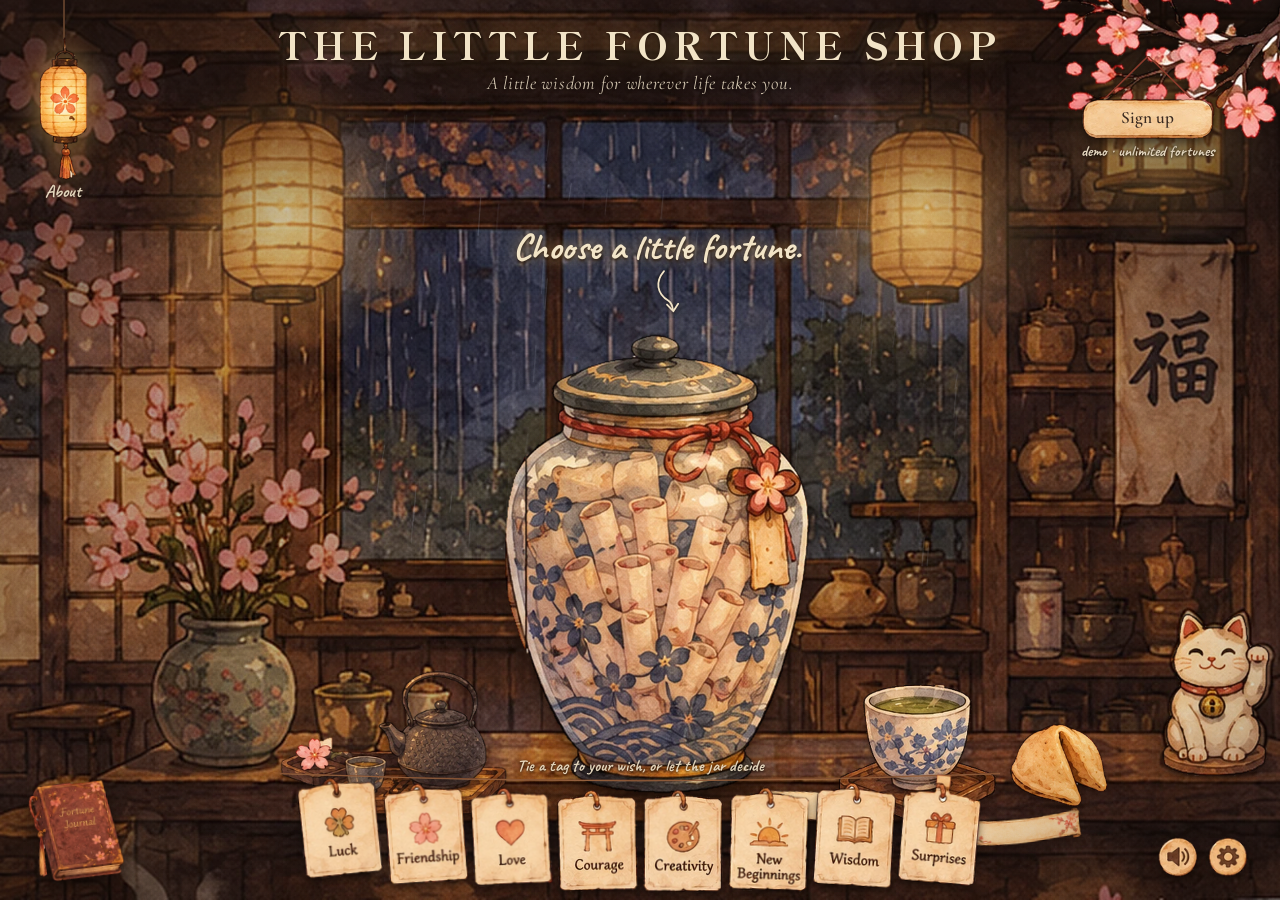
<file: shop/index.html>
<!doctype html>
<html lang="en">
  <head>
    <meta charset="UTF-8" />
    <link rel="icon" type="image/png" href="./favicon.png" />
    <meta name="viewport" content="width=device-width, initial-scale=1.0" />
    <meta name="theme-color" content="#30251f" />
    <meta name="description" content="A tiny watercolor tea shop on a rainy evening. Pick a fortune from the jar, crack open the cookie, and keep the little message meant for you." />
    <title>The Little Fortune Shop</title>
    <link rel="preload" as="image" href="./assets/scene/shop-interior.webp" />
    <script type="module" crossorigin src="./assets/index-57ea5TcH.js"></script>
    <link rel="stylesheet" crossorigin href="./assets/index-DzSizXZB.css">
  </head>
  <body>
    <div id="root"></div>
  </body>
</html>
</file>
<file: shop/assets/index-DzSizXZB.css>
@font-face{font-family:Shippori Mincho;font-style:normal;font-display:swap;font-weight:800;src:url(./shippori-mincho-103-800-normal-PFh78JDZ.woff2)format("woff2");unicode-range:U+500D,U+5074,U+50CD,U+5175,U+52E2,U+5352,U+5354,U+53F2,U+5409,U+56FA,U+5A18,U+5B88,U+5BDD,U+5CA9,U+5F92,U+5FA9,U+60A9,U+623F,U+6483,U+653F,U+666F,U+66AE,U+66F2,U+6A21,U+6B66,U+6BCD,U+6D5C,U+796D,U+7A4D,U+7AEF,U+7B56,U+7B97,U+7C4D,U+7E04,U+7FA9,U+8377,U+83DC,U+83EF,U+8535,U+8863,U+88CF,U+88DC,U+8907,U+8ACB,U+90CE,U+91DD,U+FF0B,U+FF0D,U+FF19,U+FF65}@font-face{font-family:Shippori Mincho;font-style:normal;font-display:swap;font-weight:800;src:url(./shippori-mincho-110-800-normal-CKdm25rH.woff2)format("woff2");unicode-range:U+40,U+4E86,U+4E95,U+4F01,U+4F1D,U+4FBF,U+5099,U+5171,U+5177,U+53CB,U+53CE,U+53F0,U+5668,U+5712,U+5BA4,U+5CA1,U+5F85,U+60F3,U+653E,U+65AD,U+65E9,U+6620,U+6750,U+6761,U+6B62,U+6B74,U+6E08,U+6E80,U+7248,U+7531,U+7533,U+753A,U+77F3,U+798F,U+7F6E,U+8449,U+88FD,U+89B3,U+8A55,U+8AC7,U+8B77,U+8DB3,U+8EFD,U+8FD4,U+9031-9032,U+9580,U+9589,U+96D1,U+985E}@font-face{font-family:Shippori Mincho;font-style:normal;font-display:swap;font-weight:800;src:url(./shippori-mincho-117-800-normal-BbTtu9dj.woff2)format("woff2");unicode-range:U+4E,U+A0,U+3000,U+300C-300D,U+4E00,U+4E0A,U+4E2D,U+4E8B,U+4EBA,U+4F1A,U+5165,U+5168,U+5185,U+51FA,U+5206,U+5229,U+524D,U+52D5,U+5408,U+554F,U+5831,U+5834,U+5927,U+5B9A,U+5E74,U+5F0F,U+60C5,U+65B0,U+65B9,U+6642,U+6700,U+672C,U+682A,U+6B63,U+6C17,U+7121,U+751F,U+7528,U+753B,U+76EE,U+793E,U+884C,U+898B,U+8A18,U+9593,U+95A2,U+FF01,U+FF08-FF09}@font-face{font-family:Shippori Mincho;font-style:normal;font-display:swap;font-weight:800;src:url(./shippori-mincho-latin-800-normal-DrzYBqYW.woff2)format("woff2");unicode-range:U+??,U+131,U+152-153,U+2BB-2BC,U+2C6,U+2DA,U+2DC,U+304,U+308,U+329,U+2000-206F,U+20AC,U+2122,U+2191,U+2193,U+2212,U+2215,U+FEFF,U+FFFD}@font-face{font-family:Shippori Mincho;font-style:normal;font-display:swap;font-weight:500;src:url(./shippori-mincho-latin-500-normal-XI1O8euf.woff2)format("woff2");unicode-range:U+??,U+131,U+152-153,U+2BB-2BC,U+2C6,U+2DA,U+2DC,U+304,U+308,U+329,U+2000-206F,U+20AC,U+2122,U+2191,U+2193,U+2212,U+2215,U+FEFF,U+FFFD}@font-face{font-family:Cormorant Garamond;font-style:normal;font-display:swap;font-weight:400;src:url(./cormorant-garamond-latin-400-normal-B-1hWBU7.woff2)format("woff2");unicode-range:U+??,U+131,U+152-153,U+2BB-2BC,U+2C6,U+2DA,U+2DC,U+304,U+308,U+329,U+2000-206F,U+20AC,U+2122,U+2191,U+2193,U+2212,U+2215,U+FEFF,U+FFFD}@font-face{font-family:Cormorant Garamond;font-style:normal;font-display:swap;font-weight:500;src:url(./cormorant-garamond-latin-500-normal-BsRWmXhO.woff2)format("woff2");unicode-range:U+??,U+131,U+152-153,U+2BB-2BC,U+2C6,U+2DA,U+2DC,U+304,U+308,U+329,U+2000-206F,U+20AC,U+2122,U+2191,U+2193,U+2212,U+2215,U+FEFF,U+FFFD}@font-face{font-family:Cormorant Garamond;font-style:normal;font-display:swap;font-weight:600;src:url(./cormorant-garamond-latin-600-normal-Co1r35X9.woff2)format("woff2");unicode-range:U+??,U+131,U+152-153,U+2BB-2BC,U+2C6,U+2DA,U+2DC,U+304,U+308,U+329,U+2000-206F,U+20AC,U+2122,U+2191,U+2193,U+2212,U+2215,U+FEFF,U+FFFD}@font-face{font-family:Cormorant Garamond;font-style:italic;font-display:swap;font-weight:400;src:url(./cormorant-garamond-latin-400-italic-Dc_OZ8oc.woff2)format("woff2");unicode-range:U+??,U+131,U+152-153,U+2BB-2BC,U+2C6,U+2DA,U+2DC,U+304,U+308,U+329,U+2000-206F,U+20AC,U+2122,U+2191,U+2193,U+2212,U+2215,U+FEFF,U+FFFD}@font-face{font-family:Caveat;font-style:normal;font-display:swap;font-weight:500;src:url(./caveat-latin-500-normal-B9SDL8cy.woff2)format("woff2");unicode-range:U+??,U+131,U+152-153,U+2BB-2BC,U+2C6,U+2DA,U+2DC,U+304,U+308,U+329,U+2000-206F,U+20AC,U+2122,U+2191,U+2193,U+2212,U+2215,U+FEFF,U+FFFD}@font-face{font-family:Caveat;font-style:normal;font-display:swap;font-weight:700;src:url(./caveat-latin-700-normal-D8_1Nw6V.woff2)format("woff2");unicode-range:U+??,U+131,U+152-153,U+2BB-2BC,U+2C6,U+2DA,U+2DC,U+304,U+308,U+329,U+2000-206F,U+20AC,U+2122,U+2191,U+2193,U+2212,U+2215,U+FEFF,U+FFFD}.shop{background:var(--espresso);position:absolute;inset:0}.shop-backdrop{filter:blur(26px)brightness(.62)saturate();background-position:50% 0;background-size:cover;position:absolute;inset:-40px}.shop.is-portrait:before{content:"";height:calc(var(--seam) + 2px);z-index:1;background:linear-gradient(#20171226,#201712f7);position:absolute;inset:0 0 auto}.stage{transform-origin:0 0;transition:filter 1.4s;position:absolute;top:0;left:0}.has-ritual .stage{filter:blur(2.5px)brightness(.82)}.shop.is-portrait .stage:before{content:"";z-index:2;pointer-events:none;background:linear-gradient(#201712f7,#20171299 35%,#20171200);height:170px;position:absolute;top:-2px;left:0;right:0}.scene-art{width:100%;height:100%;transition:filter 2s;display:block;position:absolute;inset:0}.mood-day .scene-art{filter:brightness(1.07)saturate(1.04)}.mood-night .scene-art{filter:brightness(.9)saturate(.95)}.rain-window{pointer-events:none;mix-blend-mode:screen;opacity:.85;position:absolute}.mood-tint{pointer-events:none;mix-blend-mode:multiply;transition:background 2s;position:absolute;inset:0}.mood-day .mood-tint{background:linear-gradient(#fff0d70a,#ffdcb405)}.mood-dusk .mood-tint{background:linear-gradient(#965a461f,#5a32281a)}.mood-night .mood-tint{background:linear-gradient(#2d325547,#281c1e33)}.lantern-glow{pointer-events:none;mix-blend-mode:screen;--base:.75;background:radial-gradient(circle,#ffcd8280 0%,#d6a75e33 38%,#d6a75e00 70%);border-radius:50%;transition:transform .6s;animation:6.5s ease-in-out infinite flicker;position:absolute}.mood-day .lantern-glow{--base:.45}.mood-night .lantern-glow{--base:1}@keyframes flicker{0%,to{opacity:calc(var(--base) * var(--strength) * .85);transform:scale(1)}9%{opacity:calc(var(--base) * var(--strength) * .97)}14%{opacity:calc(var(--base) * var(--strength) * .78);transform:scale(.98)}33%{opacity:calc(var(--base) * var(--strength) * 1);transform:scale(1.02)}52%{opacity:calc(var(--base) * var(--strength) * .86)}57%{opacity:calc(var(--base) * var(--strength) * .95)}76%{opacity:calc(var(--base) * var(--strength) * .82);transform:scale(.99)}}.petal{pointer-events:none;opacity:0;filter:drop-shadow(0 1px 1px #280a0a4d);animation-name:petal-fall;animation-timing-function:linear;animation-iteration-count:infinite;position:absolute}@keyframes petal-fall{0%{opacity:0;transform:translate(0)rotate(0)}8%{opacity:.95}35%{transform:translate(calc(var(--drift) * .25), calc(var(--fall) * .33)) rotate(calc(var(--spin) * 140deg))}65%{transform:translate(calc(var(--drift) * .75), calc(var(--fall) * .66)) rotate(calc(var(--spin) * 260deg))}88%{opacity:.85}to{opacity:0;transform:translate(var(--drift), var(--fall)) rotate(calc(var(--spin) * 400deg))}}.hotspot{cursor:pointer;background:0 0;border:0;border-radius:45%;padding:0;transition:background .4s,box-shadow .4s;position:absolute}.hotspot:hover{background:radial-gradient(#ffdca01a,#ffdca000 70%)}.prop{cursor:pointer;isolation:isolate;transform:rotate(var(--rot,0deg));transform-origin:50% 100%;background:0 0;border:0;margin:0;padding:0;transition:transform .35s cubic-bezier(.3,.7,.3,1),filter .35s;position:absolute}.prop img{filter:drop-shadow(0 5px 4px #190c0673);width:100%;height:auto;display:block}.prop:after{content:"";z-index:-1;background:radial-gradient(#1409048c,#14090400 70%);border-radius:50%;height:9%;position:absolute;bottom:-3%;left:6%;right:6%}.prop:hover{transform:translateY(-3px) rotate(var(--rot,0deg));filter:brightness(1.05)}.prop.slip:after{display:none}.jar{z-index:3}.jar img{filter:drop-shadow(0 10px 10px #140a048c)}.jar-glow{z-index:-1;opacity:.35;background:radial-gradient(at 50% 55%,#ffd28c73,#d6a75e1f 45%,#d6a75e00 70%);border-radius:50%;transition:opacity .6s;animation:5s ease-in-out infinite jar-breathe;position:absolute;inset:-12% -16%}.jar:hover .jar-glow{opacity:.85}.jar.is-drawn .jar-glow{opacity:.18;animation:none}.jar:hover{transform:translateY(-4px)}@keyframes jar-breathe{50%{opacity:.6}}.jar-shaking{animation:1s cubic-bezier(.36,.07,.19,.97) jar-shake}@keyframes jar-shake{0%,to{transform:translate(0)rotate(0)}10%{transform:translate(-2px,-3px)rotate(-2.4deg)}22%{transform:translate(3px,-1px)rotate(2.2deg)}34%{transform:translate(-3px,-2px)rotate(-1.8deg)}46%{transform:translate(2px)rotate(1.4deg)}60%{transform:translate(-1px,-1px)rotate(-.8deg)}75%{transform:translate(1px)rotate(.4deg)}}.jar-nudge{animation:.6s jar-nudge}@keyframes jar-nudge{25%{transform:rotate(-1.2deg)}60%{transform:rotate(.8deg)}}.jar-beckon .jar-glow{animation:.8s ease-in-out 3 jar-beckon}@keyframes jar-beckon{50%{opacity:1;transform:scale(1.06)}}.jar-hint{z-index:4;pointer-events:none;font:600 38px/1 var(--hand);color:#f3e5c8;white-space:nowrap;text-shadow:0 0 14px #d6a75eb3,0 2px 3px #140a05e6;flex-direction:column;align-items:center;transition:opacity .6s;animation:4s ease-in-out infinite hint-bob;display:flex;position:absolute;transform:translate(-50%)}.jar-hint svg{color:#f3e5c8;filter:drop-shadow(0 1px 2px #140a05d9);width:46px;height:50px;margin-top:2px;margin-left:26px}.jar-hint.is-drawn{opacity:.8;font-size:32px}.jar-hint.is-drawn svg{visibility:hidden}@keyframes hint-bob{50%{transform:translate(-50%,-5px)}}.has-ritual .jar-hint{opacity:0}.teacup .steam{pointer-events:none;width:32%;position:absolute;bottom:68%;left:30%;overflow:visible}.steam .wisp{opacity:0;transform-box:fill-box;transform-origin:50% 100%;animation:7s ease-in-out infinite wisp}.steam .w2{animation-delay:-2.4s}.steam .w3{animation-delay:-4.6s}@keyframes wisp{0%{opacity:0;transform:translateY(14px)scaleX(.9)}30%{opacity:.55}70%{opacity:.25;transform:translateY(-14px)scaleX(1.15)skew(-6deg)}to{opacity:0;transform:translateY(-28px)scaleX(1.3)skew(6deg)}}.steam.puff .wisp{stroke-width:9px;animation-duration:3.2s}.cat{z-index:2}.cat.wave-a{animation:.9s cat-bob-a}.cat.wave-b{animation:.9s cat-bob-b}@keyframes cat-bob-a{30%{transform:translateY(-8px)rotate(-4deg)}60%{transform:translateY(0)rotate(3deg)}}@keyframes cat-bob-b{30%{transform:translateY(-8px)rotate(4deg)}60%{transform:translateY(0)rotate(-3deg)}}.paper-grain{pointer-events:none;mix-blend-mode:overlay;opacity:.32;background-size:420px;position:absolute;inset:0}.vignette{pointer-events:none;background:radial-gradient(75% 70% at 50% 58%,#140c0800 55%,#140c0899 100%);position:absolute;inset:0}.hud{z-index:10;pointer-events:none;transition:opacity .8s;position:absolute;inset:0}.hud>*{pointer-events:auto}.has-ritual .hud{opacity:0}.has-ritual .hud>*{pointer-events:none}.shop-title{text-align:center;width:max-content;max-width:calc(100vw - 230px);position:absolute;top:clamp(12px,2.6vh,30px);left:50%;transform:translate(-50%);pointer-events:none!important}.shop-title:before{content:"";z-index:-1;background:radial-gradient(#1c120c9e,#1c120c00 70%);position:absolute;inset:-30% -12%}.shop-title h1{font:800 clamp(20px, 2.9vw, 44px) / 1.15 var(--mincho);letter-spacing:.16em;text-transform:uppercase;color:#f2e4c7;text-shadow:0 0 22px #d6a75e8c,0 2px 2px #140a05e6;margin:0}.shop-title p{font:italic 500 clamp(15px, 1.45vw, 21px) / 1.3 var(--serif);color:#e9dcc4e0;letter-spacing:.04em;text-shadow:0 1px 3px #0a0502e6;margin:.25em 0 0}.about-lantern{cursor:pointer;transform-origin:50% 0;background:0 0;border:0;width:clamp(40px,3.8vw,62px);padding:clamp(18px,4vh,40px) 0 0;animation:7s ease-in-out infinite sway;position:absolute;top:0;left:clamp(14px,3vw,54px)}.about-lantern:before{content:"";background:#5a3b28;width:2px;height:clamp(20px,4.3vh,42px);position:absolute;top:0;left:50%}.about-lantern img{filter:drop-shadow(0 0 14px #ffc46ea6)drop-shadow(0 4px 4px #0a050299);width:100%;transition:filter .4s;display:block}.about-lantern:hover img{filter:drop-shadow(0 0 22px #ffce82f2)drop-shadow(0 4px 4px #0a050299)}.about-lantern span{font:600 clamp(16px, 1.4vw, 20px) / 1 var(--hand);color:var(--cream);text-shadow:0 1px 3px #0a0502f2;margin-top:2px;display:block}@keyframes sway{0%,to{transform:rotate(-1.6deg)}50%{transform:rotate(1.6deg)}}.daily-hanger{width:clamp(170px,19vw,300px);height:clamp(190px,26vh,300px);position:absolute;top:0;right:0;pointer-events:none!important}.hanger-branch{transform-origin:50%;filter:drop-shadow(0 6px 6px #0a05028c);width:112%;animation:9s ease-in-out infinite branch-sway;position:absolute;top:-8%;right:-10%;transform:rotate(180deg)translateY(10%)}@keyframes branch-sway{0%,to{transform:rotate(180deg)translateY(10%)}50%{transform:rotate(181.6deg)translateY(10%)}}.daily-tag{cursor:pointer;pointer-events:auto;transform-origin:50% 0;background:0 0;border:0;width:clamp(66px,6.6vw,104px);padding:clamp(30px,5vh,52px) 0 0;animation:5.5s ease-in-out infinite sway;position:absolute;top:26%;left:30%}.daily-tag .tag-string{width:10px;height:clamp(32px,5.2vh,54px);position:absolute;top:0;left:calc(50% - 5px)}.daily-tag img{filter:drop-shadow(0 5px 6px #0a050299);width:100%;transition:transform .4s;display:block;transform:rotate(3deg)}.daily-tag:hover img{transform:rotate(-1deg)translateY(2px)}.daily-tag.state-none img{animation:3.2s ease-in-out infinite card-glow}@keyframes card-glow{50%{filter:drop-shadow(0 0 12px #ffd28cd9)drop-shadow(0 5px 6px #0a050299)}}.daily-tag-note{font:600 clamp(14px, 1.2vw, 18px) / 1 var(--hand);color:var(--cream);white-space:nowrap;text-shadow:0 1px 3px #0a0502f2;margin-top:4px;display:block}.journal-book-button{cursor:pointer;background:0 0;border:0;width:clamp(62px,7vw,112px);padding:0;transition:transform .35s;position:absolute;bottom:clamp(10px,2.2vh,26px);left:clamp(10px,2.4vw,40px);transform:rotate(-7deg)}.journal-book-button img{filter:drop-shadow(0 8px 8px #0a050299);width:100%;display:block}.journal-book-button:hover{transform:rotate(-3deg)translateY(-5px)}.journal-count{min-width:26px;height:26px;font:700 15px/1 var(--serif);color:#f6e9d3;background:#9d3527;border:2px solid #e9c9a8;border-radius:50%;place-items:center;padding:0 6px;display:grid;position:absolute;top:4%;right:-4%;box-shadow:0 2px 4px #0a050280}.sound-controls{gap:8px;display:flex;position:absolute;bottom:clamp(12px,2.4vh,28px);right:clamp(10px,2.4vw,40px)}.round-icon{aspect-ratio:1;cursor:pointer;background:0 0;border:0;width:clamp(38px,3.3vw,52px);padding:0;transition:transform .25s}.round-icon img{filter:drop-shadow(0 3px 4px #0a050299);width:100%;display:block}.round-icon:hover{transform:translateY(-2px)rotate(-6deg)}.hud>.category-cord{pointer-events:none}.category-cord .tag{pointer-events:auto}.category-cord{text-align:center;width:min(720px,100vw - 2*clamp(150px,17vw,260px));min-width:380px;transition:opacity .6s,filter .6s;position:absolute;bottom:clamp(6px,1.6vh,18px);left:50%;transform:translate(-50%)}.cord-label{font:600 clamp(15px, 1.3vw, 19px) / 1 var(--hand);color:#f0e2c8eb;text-shadow:0 1px 3px #0a0502;margin:0 0 -6px}.cord-line{filter:drop-shadow(0 2px 2px #0a050299);width:100%;height:22px;display:block}.category-cord ul{justify-content:space-between;gap:4px;margin:-16px 2% 0;padding:0;list-style:none;display:flex}.category-cord li{max-width:84px;transform:translateY(calc(var(--sag) * 13px));flex:1 1 0}.tag{cursor:pointer;transform-origin:50% 4%;width:100%;transform:rotate(calc((var(--i) - 3.5) * 1.5deg));background:0 0;border:0;padding:0;transition:transform .4s cubic-bezier(.3,1.4,.4,1),filter .4s;display:block}.tag img{filter:drop-shadow(0 4px 4px #0a05028c);width:100%;display:block}.tag:hover{transform:rotate(calc((var(--i) - 3.5) * 1.5deg + 4deg))}.tag.is-selected{filter:drop-shadow(0 0 10px #ffd48ce6);transform:translateY(-10px)scale(1.08)rotate(-2deg)}.category-cord.is-resting{filter:saturate(.6)brightness(.8)}.category-cord.is-resting .tag:hover{transform:rotate(calc((var(--i) - 3.5) * 1.5deg))}@media (width<=700px),(aspect-ratio<=4/5){.shop-title{width:calc(100vw - 200px);max-width:none;top:14px}.shop-title h1{letter-spacing:.1em;font-size:clamp(16px,4.7vw,24px)}.shop-title p{font-size:14px}.about-lantern{width:36px;padding-top:16px;left:14px}.about-lantern:before{height:18px}.daily-hanger{width:132px;height:170px}.hanger-branch{width:92%;right:-18%}.daily-tag{width:56px;padding-top:26px;top:22%;left:30%}.daily-tag .tag-string{height:28px}.category-cord{width:98vw;min-width:0;bottom:4px}.journal-book-button{width:58px;bottom:120px;left:10px}.sound-controls{flex-direction:column;inset:168px auto auto 14px}.round-icon{width:36px}}@media (height<=520px) and (orientation:landscape){.category-cord{width:min(520px,56vw);min-width:0}.cord-label{display:none}}.account-tag{cursor:pointer;pointer-events:auto;text-align:center;transform-origin:50% 0;background:0 0;border:0;width:clamp(108px,10.5vw,150px);padding:clamp(26px,4.5vh,46px) 0 0;animation:6s ease-in-out infinite sway;position:absolute;top:24%;left:18%}.plaque-strings{width:100%;height:clamp(28px,4.7vh,48px);position:absolute;top:0;left:0}.plaque{aspect-ratio:434/136;filter:drop-shadow(0 5px 6px #0a050299);transition:transform .35s;display:block;position:relative}.plaque img{width:100%;height:100%;position:absolute;inset:0}.plaque-text{height:100%;font:700 clamp(15px, 1.35vw, 19px) / 1 var(--serif);color:var(--ink);text-overflow:ellipsis;white-space:nowrap;justify-content:center;align-items:center;padding:0 12%;display:flex;position:relative;overflow:hidden}.account-tag:hover .plaque{transform:rotate(-2deg)translateY(2px)}.account-tag:not(.is-member) .plaque{animation:3.2s ease-in-out infinite card-glow}.account-tag.is-out .plaque{animation-duration:1.8s}.account-note{font:600 clamp(14px, 1.2vw, 18px) / 1 var(--hand);color:var(--cream);white-space:nowrap;text-shadow:0 1px 3px #0a0502f2;margin-top:5px;display:block}@media (width<=700px),(aspect-ratio<=4/5){.account-tag{width:96px;padding-top:40px;top:40%;left:14%}.plaque-strings{height:42px}.plaque-text{font-size:14px}.account-note{font-size:13.5px}}.ritual{z-index:40;position:fixed;inset:0}.ritual-dim{opacity:0;background:radial-gradient(#1e120c9e,#0e0805e6);transition:opacity 1.6s;position:absolute;inset:0}.step-shake .ritual-dim{opacity:.15}.ritual:not(.step-shake) .ritual-dim{opacity:1}.mode-cookie .ritual-dim,.mode-paper .ritual-dim{animation:.7s both fade-in}.ritual-glow{aspect-ratio:1;opacity:0;pointer-events:none;background:radial-gradient(circle,#d6a75e4d,#d6a75e14 40%,#d6a75e00 66%);border-radius:50%;width:min(120vw,1000px);transition:opacity 1.4s,transform 2s;position:absolute;top:50%;left:50%;transform:translate(-50%,-50%)scale(.6)}.ritual:not(.step-shake):not(.step-rise) .ritual-glow{opacity:1;transform:translate(-50%,-50%)scale(1)}.roll-clip{width:100vw;height:var(--oy);pointer-events:none;position:fixed;top:0;left:0;overflow:hidden}.roll-clip.unclipped{height:100vh;overflow:visible}.roll-flight{left:var(--ox);top:var(--oy);width:var(--roll-w);transition:transform .95s cubic-bezier(.2,.75,.3,1),left 1.25s cubic-bezier(.45,.05,.35,1),top 1.25s cubic-bezier(.2,.6,.4,1),opacity .6s;position:absolute;transform:translate(-50%,6%)}.rolled-scroll{filter:drop-shadow(0 0 10px #ffd696b3)drop-shadow(0 6px 6px #0a050280);width:100%;display:block;overflow:visible}.step-rise .roll-flight{transform:translate(-50%,-104%)rotate(-3deg)}.step-fly .roll-flight{top:50vh;left:50vw;transform:translate(-50%,-50%)scale(2)rotate(-14deg)}.step-fly .rolled-scroll{animation:1.25s ease-in-out roll-float}@keyframes roll-float{50%{filter:drop-shadow(0 0 22px #ffd696f2)drop-shadow(0 6px 6px #0a050280)}}.step-cookie .roll-flight{opacity:0;top:50vh;left:50vw;transform:translate(-50%,-50%)scale(.5)rotate(30deg)}.cookie-stage{text-align:center;width:clamp(190px,28vw,330px);position:absolute;top:50%;left:50%;transform:translate(-50%,-54%)}.cookie-button{aspect-ratio:326/278;cursor:pointer;background:0 0;border:0;width:100%;padding:0;display:block;position:relative}.cookie-button:disabled{cursor:default}.cookie-whole,.cookie-half{filter:drop-shadow(0 12px 14px #0a05028c);display:block;position:absolute}.cookie-whole{width:100%;animation:.8s cubic-bezier(.2,.9,.3,1.2) both cookie-arrive,3.2s ease-in-out .9s infinite cookie-idle;inset:0}.mode-cookie .cookie-whole{animation-delay:.25s,1.1s}@keyframes cookie-arrive{0%{opacity:0;transform:scale(.55)rotate(-10deg)}}@keyframes cookie-idle{0%,to{transform:translateY(0)rotate(0)}50%{transform:translateY(-6px)rotate(-1.5deg)}}.cookie-button:hover:not(:disabled) .cookie-whole{filter:drop-shadow(0 0 18px #ffd69699)drop-shadow(0 12px 14px #0a05028c)}.step-crack .cookie-whole{animation:.33s linear both cookie-crack}@keyframes cookie-crack{20%{transform:rotate(-3deg)scale(1.02)}45%{transform:rotate(3deg)scale(1.04,.97)}70%{transform:rotate(-2deg)scale(1.03)}to{transform:rotate(0)scale(1.05,.96)}}.cookie-half{opacity:0;transition:transform .7s cubic-bezier(.2,.85,.3,1),opacity 50ms linear;top:1%}.ritual:is(.step-unfold,.step-text,.step-done) .cookie-half{transition:transform .9s cubic-bezier(.3,.6,.3,1),opacity .7s}.cookie-half.left{transform-origin:85% 90%;width:86%;left:-3%}.cookie-half.right{transform-origin:15% 90%;width:92%;right:-6%}.ritual:is(.step-split,.step-emerge) .cookie-whole,.ritual:is(.step-unfold,.step-text,.step-done) .cookie-whole{opacity:0;animation:none}.ritual:is(.step-split,.step-emerge) .cookie-half{opacity:1}.ritual:is(.step-split,.step-emerge) .cookie-half.left{transform:translate(-30%,8%)rotate(-18deg)}.ritual:is(.step-split,.step-emerge) .cookie-half.right{transform:translate(30%,8%)rotate(18deg)}.ritual:is(.step-unfold,.step-text,.step-done) .cookie-half{opacity:0}.ritual:is(.step-unfold,.step-text,.step-done) .cookie-half.left{transform:translate(-75%,55%)rotate(-30deg)scale(.8)}.ritual:is(.step-unfold,.step-text,.step-done) .cookie-half.right{transform:translate(75%,55%)rotate(30deg)scale(.8)}.crumbs img{opacity:0;width:11%;position:absolute;top:46%;left:46%}.ritual:is(.step-split,.step-emerge,.step-unfold,.step-text,.step-done) .crumbs img{animation:1s cubic-bezier(.2,.7,.4,1) forwards crumb;animation-delay:calc(var(--i) * 30ms)}@keyframes crumb{0%{opacity:1;transform:translate(0)rotate(0)scale(.6)}60%{opacity:1}to{opacity:0;transform:translate(calc((var(--i) - 2.5) * 46px), calc(110px + var(--i) * 9px)) rotate(calc(var(--i) * 70deg)) scale(.9)}}.ritual-hint{font:600 clamp(20px, 1.9vw, 27px) / 1 var(--hand);color:var(--cream);text-shadow:0 0 12px #d6a75e99,0 1px 3px #0a0502e6;margin:18px 0 0;transition:opacity .3s;animation:.8s 1s both fade-in}.ritual:not(.step-cookie) .ritual-hint{opacity:0}.paper-stage{flex-direction:column;align-items:center;width:min(92vw,660px);display:flex;position:absolute;top:50%;left:50%;transform:translate(-50%,-56%)}.paper-unfold{transform-origin:50% 60%;opacity:0;width:100%;transition:transform .8s cubic-bezier(.22,1.25,.36,1),opacity .3s;transform:translateY(26%)scale(.08,.3)}.step-emerge .paper-unfold{opacity:1;transition:transform .55s cubic-bezier(.2,.8,.3,1),opacity .3s;transform:translateY(-4%)scale(.12,.34)rotate(-4deg)}.ritual:is(.step-unfold,.step-text,.step-done) .paper-unfold{opacity:1;transform:none}.mode-paper .paper-unfold{animation:.9s cubic-bezier(.2,.8,.3,1) both paper-drift-in}@keyframes paper-drift-in{0%{opacity:0;transform:translateY(24px)scale(.94)rotate(-2deg)}}.ritual-actions{opacity:0;pointer-events:none;flex-wrap:wrap;justify-content:center;gap:10px 16px;margin-top:54px;transition:opacity .7s,transform .7s;display:flex;transform:translateY(10px)}.step-done .ritual-actions{opacity:1;pointer-events:auto;transform:none}.ritual-footnote{text-align:center;font:500 clamp(16px, 1.3vw, 19px) / 1.2 var(--hand);color:#e9dcc4c7;flex-basis:100%;margin:4px 0 0}.shopkeeper-note{background-blend-mode:multiply;max-width:min(270px,70vw);color:var(--ink);font:500 21px/1.15 var(--hand);background:linear-gradient(#efe3c9f0,#e8d6b6f5),url(../assets/textures/paper-fibers.webp);padding:22px 20px 16px;animation:1s cubic-bezier(.2,.8,.3,1) .4s both note-in;position:absolute;bottom:clamp(16px,6vh,70px);left:clamp(14px,4vw,70px);transform:rotate(-3deg);box-shadow:0 10px 18px #0a050280}.shopkeeper-note:before{content:"";background:#858b70b3;width:78px;height:22px;position:absolute;top:-10px;left:50%;transform:translate(-50%)rotate(2deg);box-shadow:0 1px 2px #0a050233}@keyframes note-in{0%{opacity:0;transform:translate(-30px,20px)rotate(-9deg)}}.fortune-paper{filter:drop-shadow(0 16px 20px #08040280);width:100%;margin:0;position:relative;container-type:inline-size}.paper-art{width:100%;height:100%;position:absolute;inset:0}.fortune-text{text-align:center;font:500 4.2cqw / 1.24 var(--serif);color:var(--ink);opacity:0;filter:blur(4px);justify-content:center;align-items:center;margin:0;transition:opacity 1.1s,filter 1.1s;display:flex;position:absolute}.fortune-text.is-long{font-size:3.75cqw}.fortune-text.is-xlong{font-size:3.35cqw;line-height:1.2}.fortune-text p{text-wrap:balance;margin:0}.fortune-text.is-shown{opacity:1;filter:none}.rarity-rare .fortune-text,.rarity-very-rare .fortune-text{font-weight:600}.rarity-very-rare .fortune-text{font-size:4cqw}.paper-caption{text-align:center;font:600 clamp(17px, 1.5vw, 21px) / 1 var(--hand);color:var(--cream);letter-spacing:.02em;opacity:0;margin-top:12px;transition:opacity 1s .5s;position:absolute;top:100%;left:0;right:0}.paper-caption.is-shown{opacity:.9}.rarity-mark{color:#e7c27c}.flower-stamp{opacity:0;filter:drop-shadow(0 2px 2px #0a05024d);width:10%;transition:opacity .8s .6s;position:absolute;top:14%;left:7%;transform:rotate(-14deg)}.is-revealed .flower-stamp{opacity:.95}.paper-hanko{opacity:0;mix-blend-mode:multiply;width:10.5%;height:auto;transition:opacity .3s .9s,transform .4s cubic-bezier(.3,1.5,.5,1) .9s;position:absolute;bottom:8%;right:6%;transform:rotate(-8deg)scale(1.5)}.is-revealed .paper-hanko{opacity:.95;transform:rotate(-8deg)scale(1)}.rarity-very-rare .paper-hanko{bottom:17%;right:20%}.gold-corner{opacity:0;filter:drop-shadow(0 0 3px #ffdc9699);width:10%;transition:opacity 1.2s .4s;position:absolute}.gold-corner.tl{top:9%;left:4%}.gold-corner.br{bottom:9%;right:4%;transform:rotate(180deg)}.is-revealed .gold-corner{opacity:.9}.rarity-rare{filter:drop-shadow(0 0 16px #d6a75e73)drop-shadow(0 16px 20px #08040280)}.rarity-very-rare{filter:drop-shadow(0 0 26px #e8be6e99)drop-shadow(0 16px 20px #08040280)}.gold-flecks{pointer-events:none;opacity:0;background:radial-gradient(circle at 12% 30%,#d9b46a 0 1.4px,#0000 2px),radial-gradient(circle at 22% 72%,#e8c886 0 1px,#0000 1.6px),radial-gradient(circle at 37% 18%,#caa055 0 1.6px,#0000 2.2px),radial-gradient(circle at 55% 84%,#e8c886 0 1.2px,#0000 1.8px),radial-gradient(circle at 68% 22%,#d9b46a 0 1px,#0000 1.6px),radial-gradient(circle at 81% 66%,#caa055 0 1.5px,#0000 2.1px),radial-gradient(circle at 90% 34%,#e8c886 0 1.1px,#0000 1.7px),radial-gradient(circle at 46%,#d9b46a 0 .9px,#0000 1.4px);transition:opacity 1.5s .5s;position:absolute;inset:12% 8%}.is-revealed .gold-flecks{opacity:.9;animation:4s ease-in-out 2s infinite shimmer}@keyframes shimmer{50%{opacity:.45}}@keyframes fade-in{0%{opacity:0}}@media (width<=560px){.paper-stage{transform:translate(-50%,-62%)}.ritual-actions{margin-top:44px}.fortune-text{font-size:4.9cqw}.fortune-text.is-long{font-size:4.4cqw}.fortune-text.is-xlong{font-size:3.9cqw}.shopkeeper-note{padding:18px 14px 12px;font-size:18px;bottom:10px;left:10px}}.panel-backdrop{z-index:50;-webkit-backdrop-filter:blur(3px);backdrop-filter:blur(3px);background:#100a069e;place-items:center;padding:14px;animation:.4s both fade-in;display:grid;position:fixed;inset:0}.panel{max-height:calc(100dvh - 28px);color:var(--ink);outline:none;animation:.55s cubic-bezier(.2,.8,.3,1) both panel-in;position:relative}@keyframes panel-in{0%{opacity:0;transform:translateY(18px)rotate(-.6deg)}}.panel-close{z-index:3;cursor:pointer;background:0 0;border:0;border-radius:50%;width:38px;height:38px;padding:7px;transition:transform .25s,background .25s;position:absolute;top:10px;right:12px}.panel-close svg{fill:none;width:100%;height:100%;stroke:var(--ink);stroke-width:2.4px;stroke-linecap:round}.panel-close:hover{background:#5942341a;transform:rotate(8deg)}.panel.about,.panel.sound-panel,.panel.account-panel{background-blend-mode:multiply;background:linear-gradient(#f0e4cbf2,#e7d7baf7),url(../assets/textures/paper-fibers.webp);border-radius:3px;overflow:auto;box-shadow:0 24px 50px #08040299,inset 0 0 50px #966e4640}.panel.about:after,.panel.sound-panel:after,.panel.account-panel:after{content:"";pointer-events:none;border:1.5px solid #a96f5673;position:absolute;inset:9px}.panel h2{font:800 clamp(20px, 2vw, 26px) / 1.2 var(--mincho);letter-spacing:.08em;color:var(--walnut);margin:0 0 12px}.panel.journal{background:linear-gradient(135deg,#6a3426,#4c231a 60%,#5c2c21);border-radius:12px;width:min(1240px,97vw);height:min(860px,100dvh - 24px);padding:14px;box-shadow:0 30px 70px #080402bf,inset 0 0 0 2px #d6a75e59}.panel.journal .panel-close{top:20px;right:22px}.journal-spread{background-blend-mode:normal, multiply, normal;background:linear-gradient(90deg,#6e462800 0 calc(41% - 18px),#6e462847 41%,#6e462800 calc(41% + 18px)),linear-gradient(#f2e7cff7,#e9dabcfa),url(../assets/textures/paper-fibers.webp);border-radius:5px;grid-template-columns:minmax(300px,.82fr) 1.18fr;height:100%;display:grid;position:relative;overflow:hidden;box-shadow:inset 0 0 50px #8c643c52}.journal-left,.journal-right{min-height:0;padding:28px clamp(18px,2.6vw,40px) 22px}.journal-left{scrollbar-width:thin;scrollbar-color:#59423459 transparent;overflow:auto}.journal-right{background-image:repeating-linear-gradient(#0000 0 37px,#6e82a02e 37px 38px);background-position:0 30px;flex-direction:column;padding-top:46px;display:flex;position:relative}.journal-title{align-items:center;gap:16px;margin-bottom:18px;display:flex}.journal-title img{filter:drop-shadow(0 4px 4px #0a050259);width:64px;transform:rotate(-6deg)}.journal-title h2{margin:0;font-size:clamp(20px,1.9vw,27px)}.journal-title p{font:italic 500 16px/1.3 var(--serif);color:var(--ink-soft);margin:3px 0 0}.journal-stats{grid-template-columns:repeat(4,1fr);gap:8px;margin:0 0 20px;display:grid}.journal-stats div{text-align:center;background:#fffaee59;border:1.5px solid #a96f5666;border-radius:4px;padding:8px 4px 6px}.journal-stats dt{font:italic 500 14px/1 var(--serif);color:var(--ink-soft)}.journal-stats dd{font:700 30px/1 var(--hand);color:#7a3324;margin:4px 0 0}.journal-sub{font:800 15px/1 var(--mincho);letter-spacing:.12em;text-transform:uppercase;color:var(--walnut);margin:0 0 8px}.journal-search{border-bottom:1.5px solid #59423473;align-items:center;gap:8px;margin-bottom:14px;display:flex}.journal-search svg{fill:none;width:20px;height:20px;stroke:var(--ink-soft);stroke-width:2px;stroke-linecap:round}.journal-search input{min-width:0;font:600 22px/1.2 var(--hand);color:var(--ink);background:0 0;border:0;outline:none;flex:1;padding:6px 0}.journal-search input::placeholder{color:#5d46378c}.journal-tags{grid-template-columns:repeat(8,1fr);gap:5px;margin-bottom:12px;display:grid}.journal-tags button{cursor:pointer;opacity:.82;background:0 0;border:0;padding:0;transition:transform .25s,opacity .25s,filter .25s;position:relative}.journal-tags img{filter:drop-shadow(0 2px 2px #0a05024d);width:100%;display:block}.journal-tags button:hover{opacity:1;transform:translateY(-2px)rotate(-2deg)}.journal-tags button.is-on{opacity:1;filter:drop-shadow(0 0 6px #d6a75ef2);transform:translateY(-4px)scale(1.06)}.tag-count{background:var(--walnut);min-width:18px;height:18px;font:700 11px/18px var(--serif);color:#f6e9d3;border-radius:9px;padding:0 4px;position:absolute;top:-4px;right:-4px}.journal-rarity{flex-wrap:wrap;gap:6px;margin-bottom:12px;display:flex}.rarity-chip{cursor:pointer;font:italic 600 15px/1.2 var(--serif);background:0 0;border:1.5px solid;border-radius:999px;padding:2px 12px 3px;transition:background .2s,color .2s}.chip-common{color:#6c704f}.chip-uncommon{color:#4f6a78}.chip-rare{color:#a77a2c}.chip-very-rare{color:#9d3527}.rarity-chip.is-on{color:inherit;background:currentColor}.chip-common.is-on{color:#f6e9d3;background:#6c704f;border-color:#6c704f}.chip-uncommon.is-on{color:#f6e9d3;background:#4f6a78;border-color:#4f6a78}.chip-rare.is-on{color:#f6e9d3;background:#a77a2c;border-color:#a77a2c}.chip-very-rare.is-on{color:#f6e9d3;background:#9d3527;border-color:#9d3527}.journal-sort{font:italic 500 15px var(--serif);color:var(--ink-soft);align-items:baseline;gap:12px;margin-bottom:18px;display:flex}.journal-chart{gap:5px;margin-bottom:14px;display:grid}.chart-row{font:600 17px/1 var(--hand);color:var(--ink-soft);grid-template-columns:120px 1fr;align-items:center;gap:10px;display:grid}.chart-bar{background:#5942341f;border-radius:5px;height:9px;overflow:hidden}.chart-bar i{background:linear-gradient(to right, #c48c5e, var(--terracotta));border-radius:5px;height:100%;transition:width .6s;display:block}.journal-footnote{font:italic 500 14px/1.35 var(--serif);color:var(--ink-soft);margin:0}.journal-bookmarks{z-index:2;gap:8px;display:flex;position:absolute;top:-2px;left:clamp(18px,2.6vw,40px)}.journal-bookmarks button{cursor:pointer;font:600 19px/1 var(--hand);color:#f5e7cf;background:var(--sage);clip-path:polygon(0 0,100% 0,100% 100%,50% 82%,0 100%);border:0;padding:8px 16px 16px;transition:padding .25s,background .25s;box-shadow:0 2px 4px #0a050266}.journal-bookmarks button.active{background:#9d3527;padding-bottom:24px}.journal-bookmarks small{opacity:.85;margin-left:2px;font-size:15px}.journal-leaf{transform-origin:0;scrollbar-width:thin;flex:1;min-height:0;padding:12px 4px 4px;transition:transform .22s ease-in,opacity .22s ease-in;overflow:auto}.journal-leaf.turn-next{opacity:0;transform:perspective(1400px)rotateY(-22deg)translate(-14px)}.journal-leaf.turn-prev{transform-origin:100%;opacity:0;transform:perspective(1400px)rotateY(22deg)translate(14px)}.journal-empty{text-align:center;max-width:30em;font:500 26px/1.35 var(--hand);color:var(--ink-soft);margin:70px auto}.journal-entries{gap:12px;margin:0;padding:0;list-style:none;display:grid}.entry{background:#fffaee8c;border-radius:3px;grid-template-columns:44px 1fr;gap:14px;padding:12px 56px 12px 14px;animation:.4s both entry-in;display:grid;position:relative;box-shadow:inset 0 1px #fff9,0 2px 6px #50321e29}.entry:nth-child(2n){transform:rotate(.25deg)}.entry:nth-child(3n){transform:rotate(-.3deg)}@keyframes entry-in{0%{opacity:0;translate:0 6px}}.entry.rarity-rare{box-shadow:inset 0 0 0 1.5px #c99a458c,0 2px 8px #a06e2840}.entry.rarity-very-rare{background:linear-gradient(135deg,#fff6dcd9,#f5e2b499);box-shadow:inset 0 0 0 2px #c99a45bf,0 3px 10px #a06e284d}.entry-tag{filter:drop-shadow(0 2px 2px #0a050240);align-self:start;width:44px;transform:rotate(-4deg)}.entry-when{font:italic 500 14.5px/1.2 var(--serif);color:var(--terracotta);margin:0}.entry-cat{color:#6c704f}.entry-rarity{color:#a77a2c;font-weight:600}.entry-text{font:600 clamp(21px, 1.7vw, 25px) / 1.18 var(--hand);color:#2f2219;margin:4px 0 6px}.entry-actions{flex-wrap:wrap;gap:4px 16px;display:flex}.entry-seal{opacity:.9;position:absolute;top:10px;right:10px;transform:rotate(8deg)}.journal-pager{font:600 19px/1 var(--hand);color:var(--ink-soft);justify-content:center;align-items:center;gap:18px;padding-top:10px;display:flex}.page-turn{cursor:pointer;background:0 0;border:0;border-radius:50%;width:54px;height:34px;transition:transform .2s,background .2s}.page-turn svg{fill:none;width:100%;height:100%;stroke:var(--walnut);stroke-width:2.2px;stroke-linecap:round;stroke-linejoin:round}.page-turn:hover:not(:disabled){background:#5942341a;transform:scale(1.08)}.page-turn:disabled{opacity:.25;cursor:default}.visually-hidden{clip:rect(0 0 0 0);white-space:nowrap;width:1px;height:1px;position:absolute;overflow:hidden}.panel.account-panel{width:min(500px,94vw);padding:28px clamp(22px,5vw,42px) 24px}.account-head{align-items:center;gap:16px;margin-bottom:16px;padding-right:26px;display:flex}.account-head img{filter:drop-shadow(0 4px 4px #0a05024d);flex:none;width:70px}.account-head h2{margin:0 0 4px}.account-head p{font:500 17px/1.4 var(--serif);color:var(--ink-soft);margin:0}.account-switch{border-bottom:1.5px solid #59423440;gap:4px;margin-bottom:14px;display:flex}.account-switch button{cursor:pointer;font:600 21px/1 var(--hand);color:var(--ink-soft);background:0 0;border:0;border-bottom:3px solid #0000;margin-bottom:-1.5px;padding:6px 14px 8px}.account-switch button.active{color:#7a3324;border-bottom-color:#9d3527}.account-form{justify-items:stretch;gap:12px;display:grid}.account-form label{font:600 15px/1.2 var(--serif);color:var(--walnut);gap:4px;display:grid}.account-form input{font:500 18px/1.2 var(--serif);color:var(--ink);background:#fffcf4bf;border:1.5px solid #59423459;border-radius:4px;padding:9px 12px;transition:border-color .2s,box-shadow .2s}.account-form input:focus{border-color:var(--terracotta);outline:none;box-shadow:0 0 0 3px #a96f5633}.account-form label.has-error input{border-color:#9d3527}.account-form small{font:italic 500 13.5px var(--serif);color:var(--ink-soft)}.account-form .paper-button{justify-self:center;margin-top:6px}.form-error{font:500 16px/1.3 var(--serif);color:#7a2a1e;background:#9d352714;border-left:3px solid #9d3527;margin:0;padding:8px 12px}.account-fine{text-align:center;font:italic 500 14px/1.3 var(--serif);color:var(--ink-soft);margin:14px 0 0}.account-facts{font:500 18px/1.6 var(--serif);margin:0 0 18px;padding-left:20px}.account-actions{flex-wrap:wrap;justify-content:space-between;align-items:center;gap:16px;display:flex}.panel.about{width:min(640px,94vw);padding:22px clamp(22px,5vw,52px) 30px;font-size:19px;line-height:1.55}.about-head{width:min(480px,100%);margin:0 auto 10px;position:relative}.about-banner{width:100%;display:block}.about-head h2{justify-content:center;align-items:center;margin:0;padding-top:3%;display:flex;position:absolute;inset:0}.panel.about p{margin:0 0 12px}.about-hint{font:600 22px/1.2 var(--hand);color:var(--terracotta)}.about-forget{font:italic 500 16px var(--serif);border-top:1px dashed #5942344d;flex-wrap:wrap;align-items:center;gap:6px 16px;margin-top:18px;padding-top:12px;display:flex}.panel.sound-panel{width:min(460px,94vw);padding:28px 30px 22px}.sound-row{border-bottom:1px dashed #59423447;gap:8px;padding:12px 0;display:grid}.paper-switch{cursor:pointer;align-items:center;gap:14px;display:flex}.paper-switch input{opacity:0;pointer-events:none;position:absolute}.switch-track{background:#b9a587;border-radius:13px;flex:none;width:50px;height:26px;transition:background .3s;position:relative;box-shadow:inset 0 2px 4px #28140a66}.switch-knob{background:radial-gradient(circle at 35% 30%,#fbf1df,#d9c39f);border-radius:50%;width:20px;height:20px;transition:transform .3s cubic-bezier(.3,1.4,.5,1);position:absolute;top:3px;left:3px;box-shadow:0 2px 3px #28140a73}.paper-switch input:checked+.switch-track{background:var(--terracotta)}.paper-switch input:checked+.switch-track .switch-knob{transform:translate(24px)}.paper-switch input:focus-visible+.switch-track{outline:2px dashed var(--terracotta);outline-offset:3px}.switch-text strong{font:600 19px/1.2 var(--serif);display:block}.switch-text small{font:italic 500 15px/1.2 var(--serif);color:var(--ink-soft)}.sound-row input[type=range]{width:100%;accent-color:var(--terracotta)}.sound-row input[type=range]:disabled{opacity:.4}.sound-note{font:500 19px/1.2 var(--hand);color:var(--ink-soft);margin:12px 0 0}@media (width<=760px){.panel.journal{padding:8px}.journal-spread{background-blend-mode:multiply, normal;background:linear-gradient(#f2e7cff7,#e9dabcfa),url(../assets/textures/paper-fibers.webp);display:block;overflow:auto}.journal-left{padding:22px 16px 10px;overflow:visible}.journal-title{padding-right:34px}.journal-title img{width:46px}.journal-stats dd{font-size:24px}.journal-tags{grid-template-columns:repeat(8,minmax(36px,1fr))}.journal-chart{display:none}.journal-right{border-top:1px dashed #5942344d;padding:48px 12px 14px}.journal-bookmarks{left:12px}.journal-leaf{overflow:visible}.entry{grid-template-columns:34px 1fr;gap:10px;padding:10px 44px 10px 10px}.entry-tag{width:34px}.entry-seal{width:30px;height:30px}}:root{--espresso:#30251f;--walnut:#594234;--cream:#e9dcc4;--sage:#858b70;--terracotta:#a96f56;--glow:#d6a75e;--ink:#3a2a20;--ink-soft:#5d4637;--paper:#efe3c9;--serif:"Cormorant Garamond", "Iowan Old Style", Georgia, serif;--mincho:"Shippori Mincho", "Hiragino Mincho ProN", "Yu Mincho", serif;--hand:"Caveat", "Bradley Hand", cursive;--lightningcss-light: ;--lightningcss-dark:initial;color-scheme:dark}*,:before,:after{box-sizing:border-box}html,body,#root{height:100%;margin:0}body{background:var(--espresso);color:var(--cream);font:500 18px/1.45 var(--serif);-webkit-font-smoothing:antialiased;-webkit-tap-highlight-color:transparent;overscroll-behavior:none;overflow:hidden}button{font:inherit;color:inherit}img{-webkit-user-select:none;user-select:none;-webkit-user-drag:none}:focus-visible{outline:2px dashed var(--glow);outline-offset:3px}.app{position:fixed;inset:0;overflow:hidden}.paper-button{cursor:pointer;aspect-ratio:434/136;filter:drop-shadow(0 4px 5px #140a0573);background:0 0;border:0;width:clamp(168px,18vw,226px);padding:0;transition:transform .25s,filter .25s;position:relative}.paper-button.v2{aspect-ratio:430/140}.paper-button img{width:100%;height:100%;position:absolute;inset:0}.paper-button span{height:100%;font:600 clamp(16px, 1.3vw, 19.5px) / 1 var(--serif);color:var(--ink);letter-spacing:.02em;white-space:nowrap;justify-content:center;align-items:center;padding:0 12%;display:flex;position:relative}.paper-button:hover:not(:disabled){filter:drop-shadow(0 7px 8px #140a0580)brightness(1.04);transform:translateY(-2px)rotate(-.6deg)}.paper-button:active:not(:disabled){transform:translateY(1px)}.paper-button:disabled{cursor:default;filter:drop-shadow(0 2px 3px #140a0559)saturate(.7)}.paper-button:disabled span{color:var(--ink-soft);font-style:italic}.ink-link{cursor:pointer;font:italic 500 15px var(--serif);color:var(--terracotta);text-underline-offset:3px;background:0 0;border:0;padding:0 2px;-webkit-text-decoration:underline wavy;text-decoration:underline wavy;text-decoration-thickness:1px}.ink-link:hover{color:#8a4a33}.whisper{z-index:45;pointer-events:none;width:max-content;max-width:min(90vw,460px);animation:3.6s forwards whisper;position:fixed;bottom:clamp(150px,24vh,230px);left:50%;transform:translate(-50%)}.whisper span{font:600 clamp(18px, 1.6vw, 23px) / 1.15 var(--hand);color:var(--ink);text-align:center;filter:drop-shadow(0 6px 10px #0a050280);border-style:solid;border-width:10px 16px;border-image:url(../assets/paper/slip-plain.webp) 46 60 fill/10px 16px;padding:4px 18px 6px;display:block}@keyframes whisper{0%{opacity:0;transform:translate(-50%,12px)rotate(-1deg)}10%,80%{opacity:1;transform:translate(-50%)rotate(-1deg)}to{opacity:0;transform:translate(-50%,-14px)rotate(.5deg)}}.hanko{display:inline-block}@media (prefers-reduced-motion:reduce){*,:before,:after{animation-duration:.01ms!important;animation-iteration-count:1!important}}.ink-link.light{color:#e7c27c;font-size:inherit}
</file>
